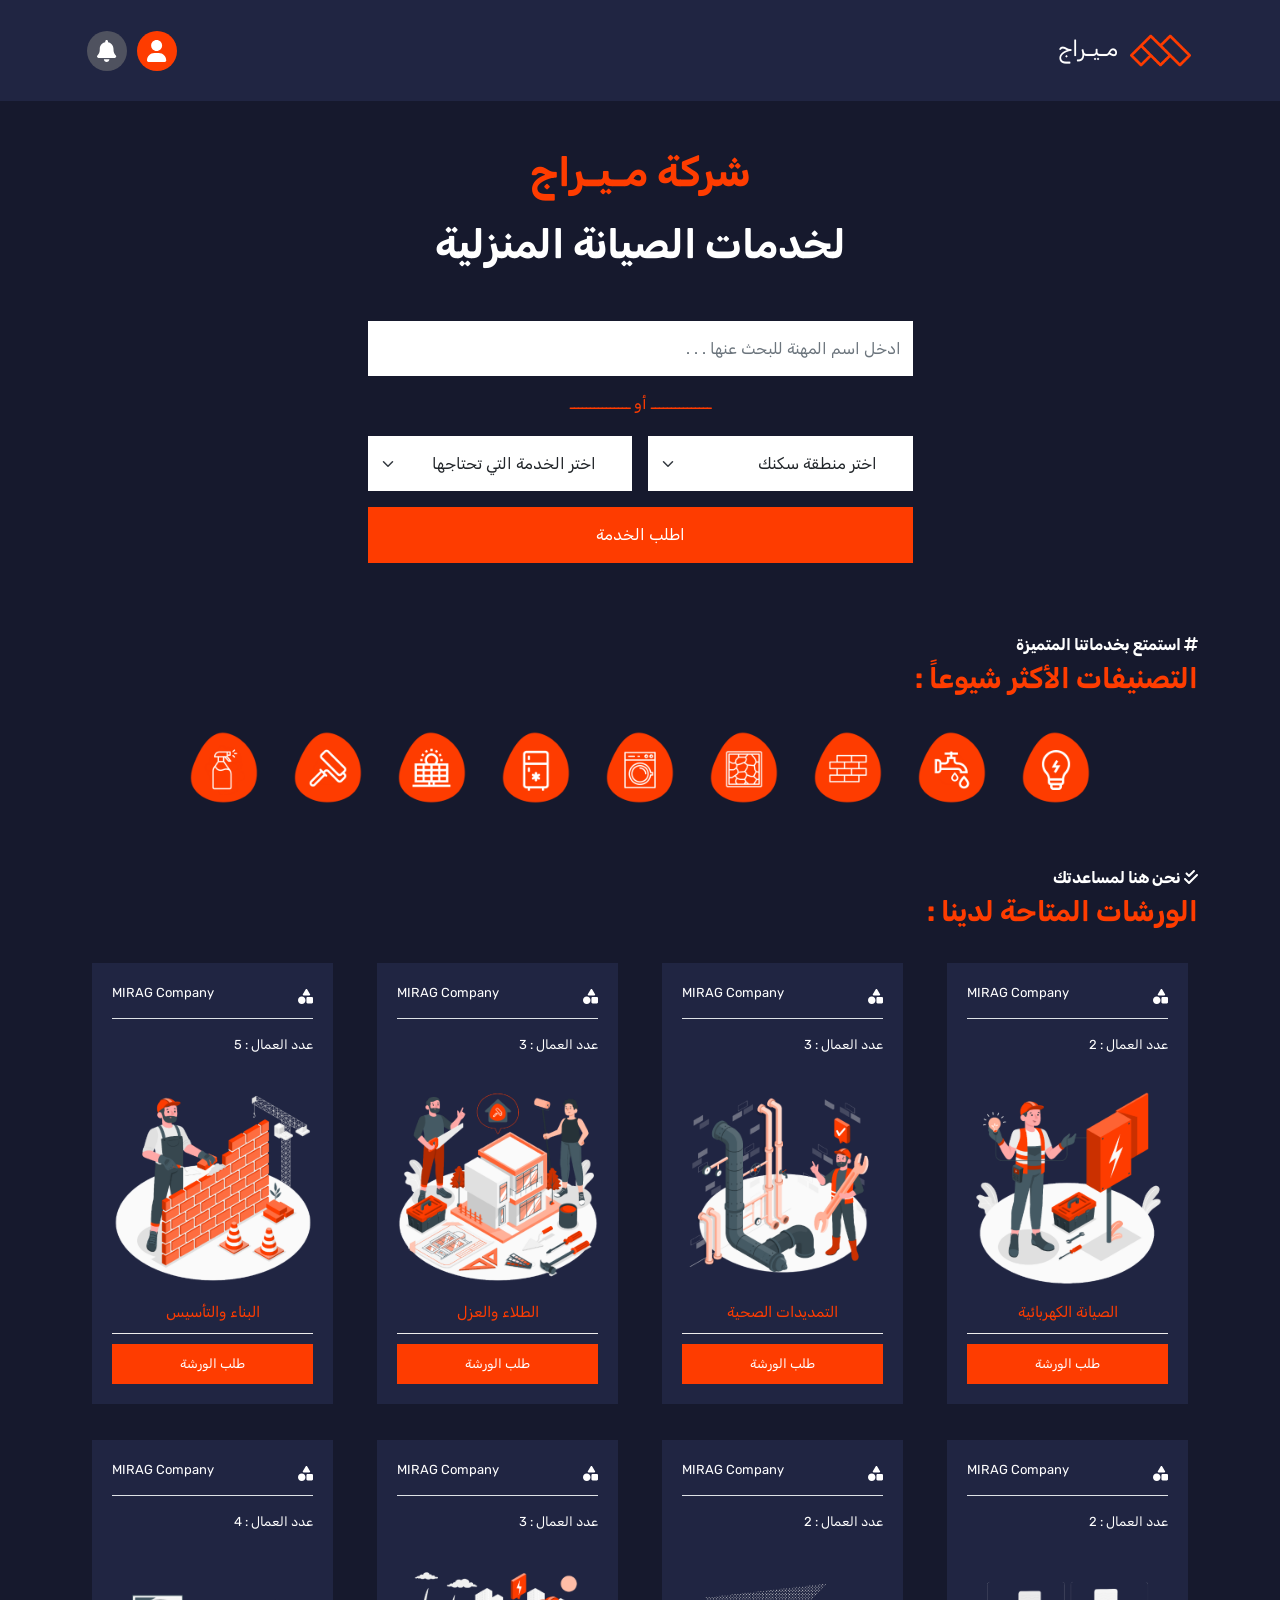
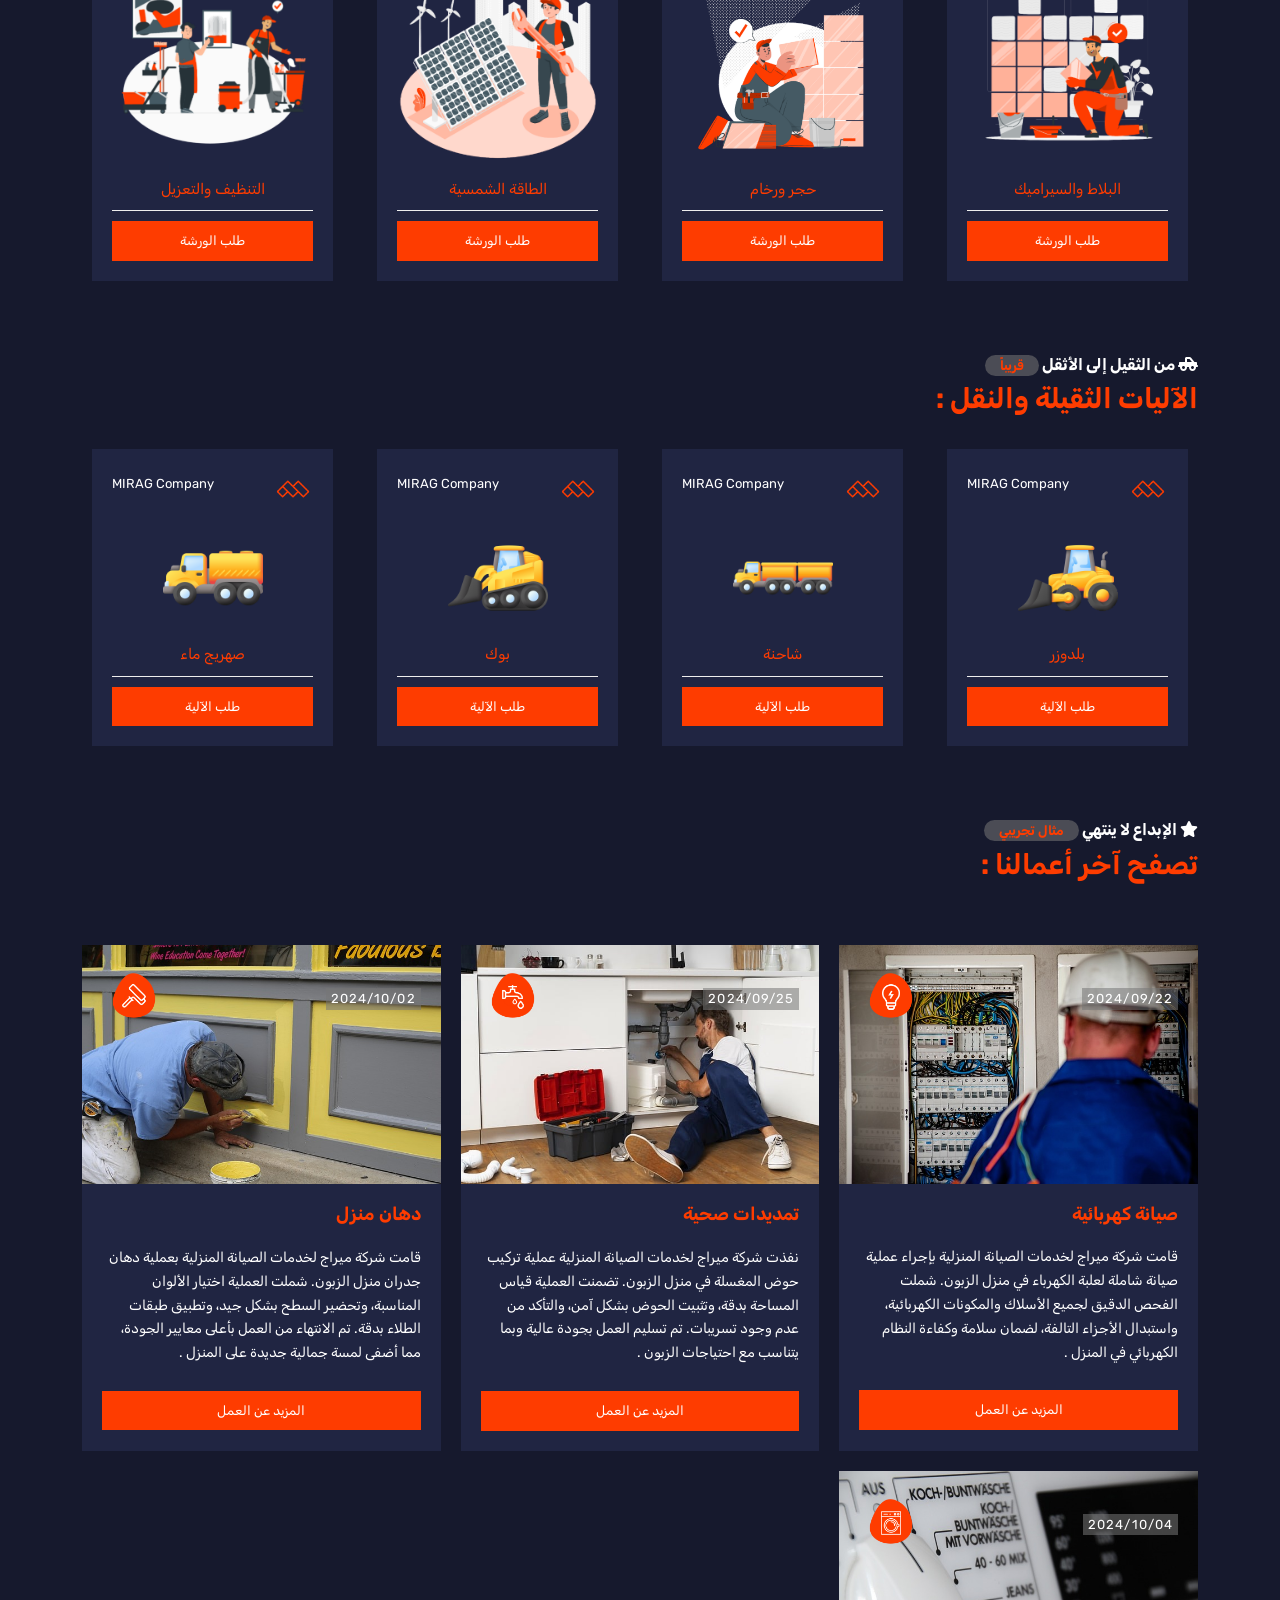
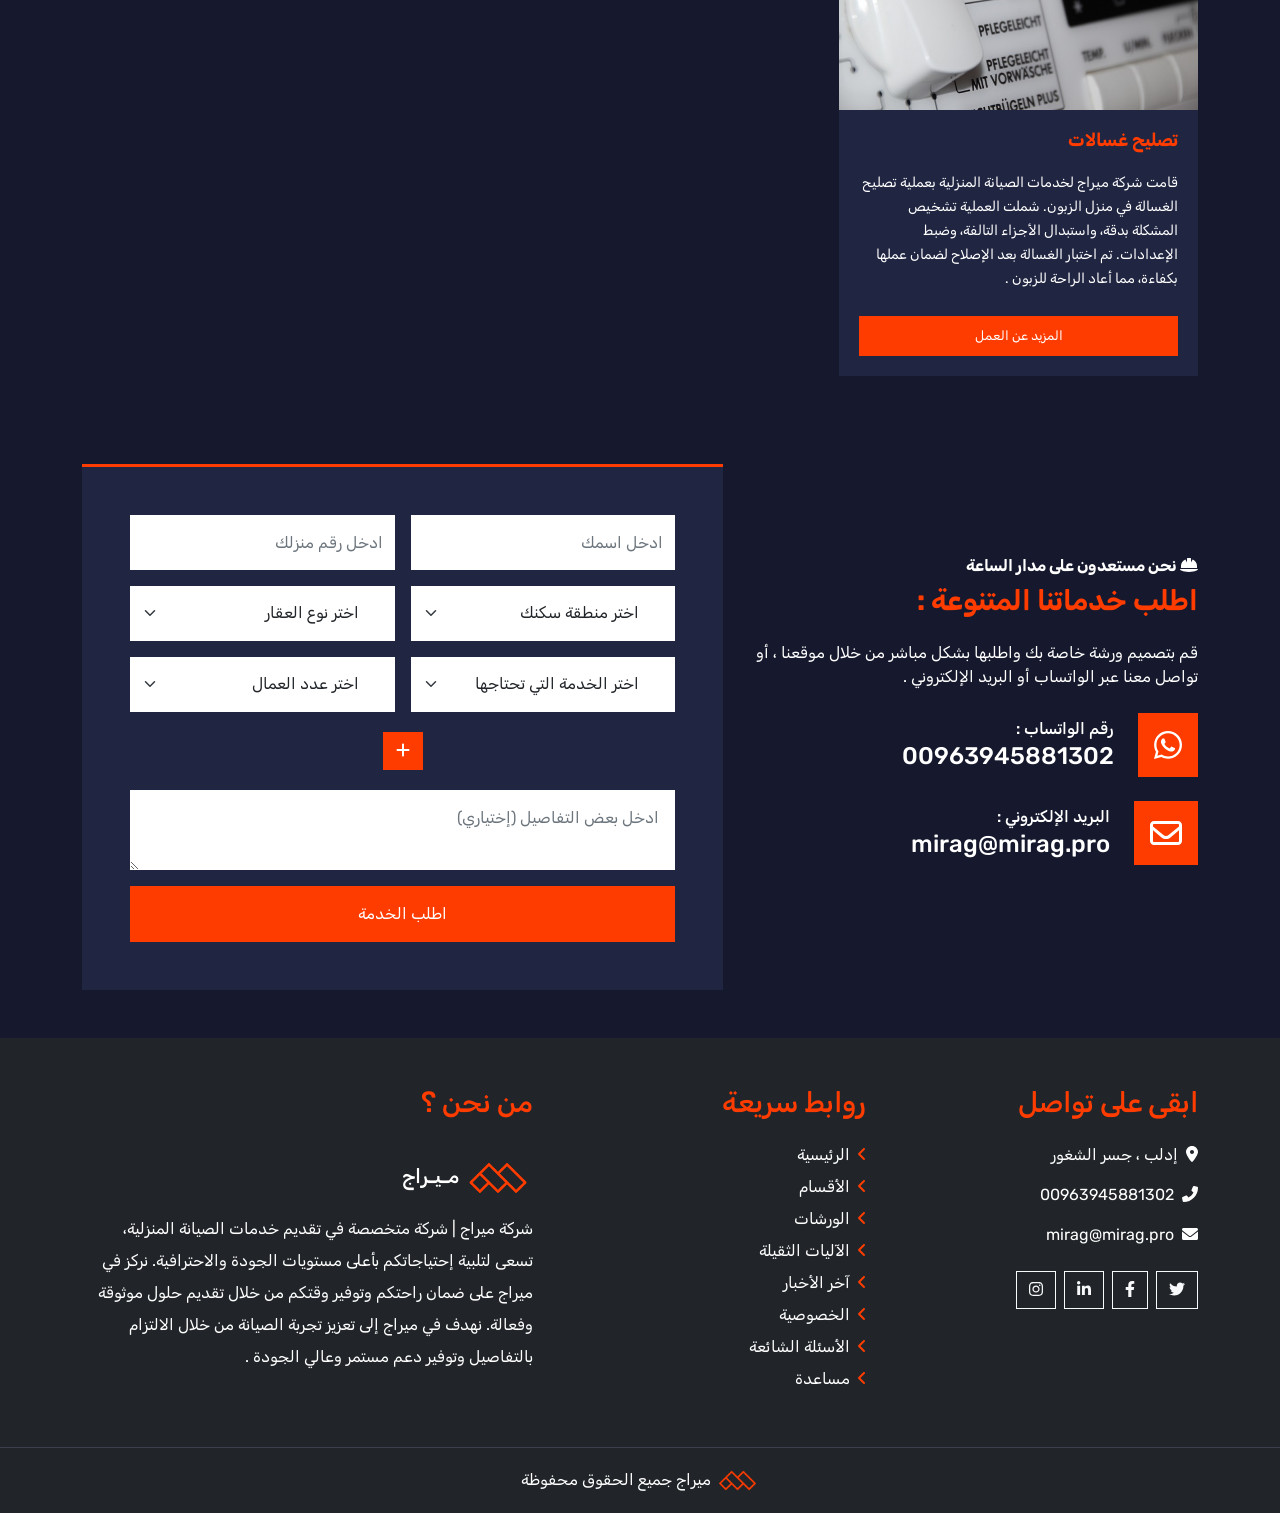
<file: index.html>
<!DOCTYPE html>
<html dir="rtl">

<head>
    <meta charset="UTF-8">
    <meta name="viewport" content="width=device-width, initial-scale=1.0">
    <title>ميراج | صفحة الخدمات الرئيسية</title>
    <!-- favicon -->
    <link rel="icon" type="image/png" href="brand/icon.png">
    <link rel="stylesheet" href="css/bootstrap.min.css" />
    <link rel="stylesheet" href="css/all.min.css" />
    <link rel="stylesheet" href="css/style.css" />
    <!-- Fonts Tybe -->
    <link rel="preconnect" href="https://fonts.googleapis.com">
    <link rel="preconnect" href="https://fonts.gstatic.com" crossorigin>
    <link href="https://fonts.googleapis.com/css2?family=Rubik:ital,wght@0,300..900;1,300..900&display=swap"
        rel="stylesheet">
</head>

<body>
    <div id="header"></div>
    <!--Start Navbar -->
    <nav class="navbar navbar-expand-lg sticky-top">
        <div class="container">
            <a class="navbar-brand d-inline m-0" href="index.html" style="font-size: 22px;">
                <img src="brand/icon.png" class="d-inline" height="75px" alt="logo-sera"> مـيـراج
            </a>
            <div class="link">
                <a class="p-2 p-lg-3 a-link bg-active" title="الملف الشخصي" aria-current="page" href="#"><i
                        class="fas fa-user"></i></a>
                <a class="p-2 p-lg-3 a-link" title="الإشعارات" aria-current="page" href="#"><i
                        class="fas fa-bell"></i></a>
            </div>
        </div>
    </nav>
    <!-- End Navbar -->
    <!-- Start Header -->
    <div class="container mb-4 mt-5">
        <div class="row justify-content-center">
            <h1 class="color-primary text-center mb-4 fw-bold">شركة مـيـراج</h1>
            <h1 class="text-white text-center fw-bold mb-1">لخدمات الصيانة المنزلية</h1>
        </div>
        <div class="row align-items-center justify-content-center">
            <div class="col-lg-7">
                <div class="text-center p-5">
                    <form>
                        <div class="row g-3">
                            <div class="col-12">
                                <input type="text" class="form-control border-0 noborder"
                                    placeholder="ادخل اسم المهنة للبحث عنها . . ." style="height: 55px;">
                            </div>
                            <div class="col-12 mb-1">
                                <p class="mb-0 mt-0 active">ـــــــــــــــ أو ـــــــــــــــ</p>
                            </div>
                            <div class="col-12 col-sm-6">
                                <select class="form-select border-0 noborder" style="height: 55px;">
                                    <option selected="">اختر منطقة سكنك</option>
                                    <option value="1">جسر الشغور</option>
                                    <option value="2">الجانودية</option>
                                    <option value="3">الشغر</option>
                                </select>
                            </div>
                            <div class="col-12 col-sm-6">
                                <select class="form-select border-0 noborder" style="height: 55px;">
                                    <option style="font-family:Rubik, sans-serif;" selected="">اختر الخدمة التي تحتاجها
                                    </option>
                                    <option value="1">الصيانة الكهربائية</option>
                                    <option value="2">التمديدات الصحية</option>
                                    <option value="3">العمارة</option>
                                    <option value="3">التبليط</option>
                                    <option value="3">الطاقة الشمسية</option>
                                    <option value="3">تصليح الغسالات</option>
                                    <option value="3">تصليح البرادات</option>
                                    <option value="3">الطلاء والعزل</option>
                                    <option value="3">التنظيف</option>
                                </select>
                            </div>
                            <div class="col-12">
                                <button class="btn btn-primary bg-active-button w-100 py-3 noborder border-0 "
                                    type="submit">اطلب الخدمة</button>
                            </div>
                        </div>
                    </form>
                </div>
            </div>
        </div>
    </div>
    <!-- End Header -->

    <!-- Start Tags -->
    <div class="container mb-5">
        <div class="row">
            <h6 class="text-white fw-bold"><i class="fas fa-hashtag"></i> استمتع بخدماتنا المتميزة
            </h6>
            <h3 class="color-primary fw-bold mb-4">التصنيفات الأكثر شيوعاً :</h3>
        </div>
        <div class="row mb-5">
            <center>
                <div class="col-md-12">
                    <div class="tags">
                        <a href="#"> <img src="icon/electric.png" alt="electric"></a>
                        <a href="#"> <img src="icon/plumber.png" alt="plumber"></a>
                        <a href="#"> <img src="icon/build.png" alt="build"></a>
                        <a href="#"><img src="icon/paved.png" alt="paved"></a>
                        <a href="#"> <img src="icon/washing.png" alt="washing"></a>
                        <a href="#"> <img src="icon/brad.png" alt="brad"></a>
                        <a href="#"> <img src="icon/sun_energy.png" alt="sun_energy"></a>
                        <a href="#"> <img src="icon/paint.png" alt="paint"></a>
                        <a href="#"> <img src="icon/clean.png" alt="clean"></a>
                    </div>
                </div>
            </center>
        </div>
    </div>
    <!-- End Tags -->
    <!-- Start Categories -->
    <section class="mb-5" id="categories">
        <div class="container">
            <div class="row">
                <h6 class="text-white fw-bold"><i class="fas fa-check-double"></i> نحن هنا لمساعدتك
                </h6>
                <h3 class="color-primary fw-bold mb-4">الورشات المتاحة لدينا :</h3>
            </div>
            <div class="row justify-content-center">

                <div class="col-lg-3 mb-3">
                    <div class="file">
                        <div class="info-button border-bottom">
                            <i class="fas fa-shapes icon-file mb-2"></i>
                            <p>MIRAG Company</p>
                        </div>
                        <p class="mt-3">عدد العمال : 2</p>
                        <div class="icon text-center">
                            <img decoding="async" src="warshat/Electrician-Mirag.png" width="200" alt="Electrician" />
                        </div>
                        <div class="name-ship">الصيانة الكهربائية</div>
                        <div class="info-between">
                            <a href="#" class="a-file">طلب الورشة</a>
                        </div>
                    </div>
                </div>

                <div class="col-lg-3 mb-3">
                    <div class="file">
                        <div class="info-button border-bottom">
                            <i class="fas fa-shapes icon-file mb-2"></i>
                            <p>MIRAG Company</p>
                        </div>
                        <p class="mt-3">عدد العمال : 3</p>
                        <div class="icon text-center">
                            <img decoding="async" src="warshat/plumber-Mirag.png" width="200" alt="plumber" />
                        </div>
                        <div class="name-ship">التمديدات الصحية</div>
                        <div class="info-between">
                            <a href="#" class="a-file">طلب الورشة</a>
                        </div>
                    </div>
                </div>
                <div class="col-lg-3 mb-3">
                    <div class="file">
                        <div class="info-button border-bottom">
                            <i class="fas fa-shapes icon-file mb-2"></i>
                            <p>MIRAG Company</p>
                        </div>
                        <p class="mt-3">عدد العمال : 3</p>
                        <div class="icon text-center">
                            <img decoding="async" src="warshat/painting-Mirag.png" width="200" alt="painting" />
                        </div>
                        <div class="name-ship">الطلاء والعزل</div>
                        <div class="info-between">
                            <a href="#" class="a-file">طلب الورشة</a>
                        </div>
                    </div>
                </div>
                <div class="col-lg-3 mb-3">
                    <div class="file">
                        <div class="info-button border-bottom">
                            <i class="fas fa-shapes icon-file mb-2"></i>
                            <p>MIRAG Company</p>
                        </div>
                        <p class="mt-3">عدد العمال : 5</p>
                        <div class="icon text-center">
                            <img decoding="async" src="warshat/building-Mirag.png" width="200" alt="building" />
                        </div>
                        <div class="name-ship">البناء والتأسيس</div>
                        <div class="info-between">
                            <a href="#" class="a-file">طلب الورشة</a>
                        </div>
                    </div>
                </div>
                <div class="col-lg-3 mb-3">
                    <div class="file">
                        <div class="info-button border-bottom">
                            <i class="fas fa-shapes icon-file mb-2"></i>
                            <p>MIRAG Company</p>
                        </div>
                        <p class="mt-3">عدد العمال : 2</p>
                        <div class="icon text-center">
                            <img decoding="async" src="warshat/Tileder-Mirag.png" width="200" alt="Tileder-Mirag" />
                        </div>
                        <div class="name-ship">البلاط والسيراميك</div>
                        <div class="info-between">
                            <a href="#" class="a-file">طلب الورشة</a>
                        </div>
                    </div>
                </div>
                <div class="col-lg-3 mb-3">
                    <div class="file">
                        <div class="info-button border-bottom">
                            <i class="fas fa-shapes icon-file mb-2"></i>
                            <p>MIRAG Company</p>
                        </div>
                        <p class="mt-3">عدد العمال : 2</p>
                        <div class="icon text-center">
                            <img decoding="async" src="warshat/rock-Mirag.png" width="200" alt="Tileder-Mirag" />
                        </div>
                        <div class="name-ship">حجر ورخام</div>
                        <div class="info-between">
                            <a href="#" class="a-file">طلب الورشة</a>
                        </div>
                    </div>
                </div>
                <div class="col-lg-3 mb-3">
                    <div class="file">
                        <div class="info-button border-bottom">
                            <i class="fas fa-shapes icon-file mb-2"></i>
                            <p>MIRAG Company</p>
                        </div>
                        <p class="mt-3">عدد العمال : 3</p>
                        <div class="icon text-center">
                            <img decoding="async" src="warshat/sun-energy-Mirag.png" width="200"
                                alt="sun-energy-Mirag" />
                        </div>
                        <div class="name-ship">الطاقة الشمسية</div>
                        <div class="info-between">
                            <a href="#" class="a-file">طلب الورشة</a>
                        </div>
                    </div>
                </div>
                <div class="col-lg-3 mb-3">
                    <div class="file">
                        <div class="info-button border-bottom">
                            <i class="fas fa-shapes icon-file mb-2"></i>
                            <p>MIRAG Company</p>
                        </div>
                        <p class="mt-3">عدد العمال : 4</p>
                        <div class="icon text-center">
                            <img decoding="async" src="warshat/clean-Mirag.png" width="200" alt="clean-Mirag" />
                        </div>
                        <div class="name-ship">التنظيف والتعزيل</div>
                        <div class="info-between">
                            <a href="#" class="a-file">طلب الورشة</a>
                        </div>
                    </div>
                </div>
            </div>
        </div>
    </section>
    <!-- End Categories -->

    <!-- Start Bulldozer -->
    <section class="mb-5" id="categories">
        <div class="container">
            <div class="row">
                <h6 class="text-white fw-bold"><i class="fas fa-truck-pickup"></i> من الثقيل إلى الأثقل <span
                        class="soon">قريباً</span>
                </h6>
                <h3 class="color-primary fw-bold mb-4">الآليات الثقيلة والنقل :</h3>
            </div>
            <div class="row justify-content-center">
                <div class="col-lg-3 mb-3">
                    <div class="file">
                        <div class="info-button border-0">
                            <img class="mb-1" decoding="async" src="brand/icon.png" width="40" alt="logo" />
                            <p>MIRAG Company</p>
                        </div>
                        <div class="icon text-center">
                            <img decoding="async" src="imgs/wheel-bulldozer.png" width="100" alt="wheel-bulldozer" />
                        </div>
                        <div class="name-ship">بلدوزر</div>
                        <div class="info-between">
                            <a href="#" class="a-file">طلب الآلية</a>
                        </div>
                    </div>
                </div>
                <div class="col-lg-3 mb-3">
                    <div class="file">
                        <div class="info-button border-0">
                            <img class="mb-1" decoding="async" src="brand/icon.png" width="40" alt="logo" />
                            <p>MIRAG Company</p>
                        </div>
                        <div class="icon text-center">
                            <img decoding="async" src="imgs/transfer-dump-truck.png" width="100"
                                alt="transfer-dump-truck" />
                        </div>
                        <div class="name-ship">شاحنة</div>
                        <div class="info-between">
                            <a href="#" class="a-file">طلب الآلية</a>
                        </div>
                    </div>
                </div>
                <div class="col-lg-3 mb-3">
                    <div class="file">
                        <div class="info-button border-0">
                            <img class="mb-1" decoding="async" src="brand/icon.png" width="40" alt="logo" />
                            <p>MIRAG Company</p>
                        </div>
                        <div class="icon text-center">
                            <img decoding="async" src="imgs/track-loader.png" width="100" alt="track-loader" />
                        </div>
                        <div class="name-ship">بوك</div>
                        <div class="info-between">
                            <a href="#" class="a-file">طلب الآلية</a>
                        </div>
                    </div>
                </div>
                <div class="col-lg-3 mb-3">
                    <div class="file">
                        <div class="info-button border-0">
                            <img class="mb-1" decoding="async" src="brand/icon.png" width="40" alt="logo" />
                            <p>MIRAG Company</p>
                        </div>
                        <div class="icon text-center">
                            <img decoding="async" src="imgs/fuel-truck.png" width="100" alt="fuel-truck" />
                        </div>
                        <div class="name-ship">صهريج ماء</div>
                        <div class="info-between">
                            <a href="#" class="a-file">طلب الآلية</a>
                        </div>
                    </div>
                </div>
            </div>
        </div>
    </section>
    <!-- End Bulldozer -->

    <!-- Start Last Works -->
    <section class="" id="last-works">
        <div class="container">
            <div class="row">
                <h6 class="text-white fw-bold"><i class="fas fa-star"></i> الإبداع لا ينتهي <span class="soon">مثال
                        تجريبي</span>
                </h6>
                <h3 class="color-primary fw-bold mb-4">تصفح آخر أعمالنا :</h3>
            </div>
            <div class="row justify-content-center">
                <div class="courses-page">
                    <!-- Start Artical Work -->
                    <div class="course">
                        <a href="#"><img class="cover" src="imgs/blog-1.jpg" alt="صورة ضمن العمل" /></a>
                        <a href="#"><img class="instructor" src="icon/electric.png" alt="electric" /></a>
                        <p class="instructor2">2024/09/22</p>
                        <div class="info-product">

                            <h4 class="name-product">صيانة كهربائية</h4>
                            <p class="description-product">
                                قامت شركة ميراج لخدمات الصيانة المنزلية بإجراء عملية صيانة شاملة لعلبة الكهرباء في منزل
                                الزبون. شملت الفحص الدقيق لجميع الأسلاك والمكونات الكهربائية، واستبدال الأجزاء التالفة،
                                لضمان سلامة وكفاءة النظام الكهربائي في المنزل .
                            </p>
                        </div>
                        <div class="info-between">
                            <a href="product.html" class="a-file">المزيد عن العمل</a>
                        </div>
                    </div>
                    <!-- End Artical Work -->
                    <!-- Start Artical Work -->
                    <div class="course">
                        <a href="#"><img class="cover" src="imgs/blog-2.jpg" alt="صورة ضمن العمل" /></a>
                        <a href="#"><img class="instructor" src="icon/plumber.png" alt="plumber" /></a>
                        <p class="instructor2">2024/09/25</p>
                        <div class="info-product">
                            <h4 class="name-product">تمديدات صحية</h4>
                            <p class="description-product">
                                نفذت شركة ميراج لخدمات الصيانة المنزلية عملية تركيب حوض المغسلة في منزل الزبون. تضمنت
                                العملية قياس المساحة بدقة، وتثبيت الحوض بشكل آمن، والتأكد من عدم وجود تسريبات. تم تسليم
                                العمل بجودة عالية وبما يتناسب مع احتياجات الزبون .
                            </p>
                        </div>
                        <div class="info-between">
                            <a href="product.html" class="a-file">المزيد عن العمل</a>
                        </div>
                    </div>
                    <!-- End Artical Work -->
                    <!-- Start Artical Work -->
                    <div class="course">
                        <a href="#"><img class="cover" src="imgs/blog-3.jpg" alt="صورة ضمن العمل" /></a>
                        <a href="#"><img class="instructor" src="icon/paint.png" alt="paint" /></a>
                        <p class="instructor2">2024/10/02</p>
                        <div class="info-product">
                            <h4 class="name-product">دهان منزل</h4>
                            <p class="description-product">
                                قامت شركة ميراج لخدمات الصيانة المنزلية بعملية دهان جدران منزل الزبون. شملت العملية
                                اختيار الألوان المناسبة، وتحضير السطح بشكل جيد، وتطبيق طبقات الطلاء بدقة. تم الانتهاء من
                                العمل بأعلى معايير الجودة، مما أضفى لمسة جمالية جديدة على المنزل .
                            </p>
                        </div>
                        <div class="info-between">
                            <a href="product.html" class="a-file">المزيد عن العمل</a>
                        </div>
                    </div>
                    <!-- End Artical Work -->
                    <!-- Start Artical Work -->
                    <div class="course">
                        <a href="#"><img class="cover" src="imgs/blog-4.jpg" alt="صورة ضمن العمل" /></a>
                        <a href="#"><img class="instructor" src="icon/washing.png" alt="washing" /></a>
                        <p class="instructor2">2024/10/04</p>
                        <div class="info-product">
                            <h4 class="name-product">تصليح غسالات</h4>
                            <p class="description-product">
                                قامت شركة ميراج لخدمات الصيانة المنزلية بعملية تصليح الغسالة في منزل الزبون. شملت
                                العملية تشخيص المشكلة بدقة، واستبدال الأجزاء التالفة، وضبط الإعدادات. تم اختبار الغسالة
                                بعد الإصلاح لضمان عملها بكفاءة، مما أعاد الراحة للزبون .
                            </p>
                        </div>
                        <div class="info-between">
                            <a href="product.html" class="a-file">المزيد عن العمل</a>
                        </div>
                    </div>
                    <!-- End Artical Work -->
                </div>
            </div>
        </div>
    </section>
    <!-- End Last Works -->
    <!-- Start Contact -->
    <div class="container-xxl mb-5">
        <div class="container">
            <div class="row  align-items-center">
                <div class="col-lg-5 mb-2">
                    <h6 class="text-white fw-bold"><i class="fa-solid fa-helmet-safety"></i> نحن مستعدون على
                        مدار الساعة
                    </h6>
                    <h3 class="color-primary fw-bold mb-4">اطلب خدماتنا المتنوعة :</h3>

                    <p class="text-white mb-4">
                        قم بتصميم ورشة خاصة بك واطلبها بشكل مباشر من خلال موقعنا ، أو
                        تواصل معنا عبر الواتساب أو البريد الإلكتروني .</p>
                    <div class="d-flex align-items-center mb-4">
                        <i class="fa-brands fa-whatsapp p-3 fa-2x  bg-active text-white"></i>
                        <div style="padding-right: 1.5rem !important;">
                            <h6 class="text-white mb-1">رقم الواتساب :</h6>
                            <h4 class="text-white m-0" style="text-align: right;">00963945881302</h4>
                        </div>
                    </div>
                    <div class="d-flex align-items-center mb-4">
                        <i class="fa-regular fa-envelope p-3 fa-2x  bg-active text-white"></i>
                        <div style="padding-right: 1.5rem !important;">
                            <h6 class="text-white mb-1">البريد الإلكتروني :</h6>
                            <h4 class="text-white m-0" style="text-align: right;">mirag@mirag.pro</h4>
                        </div>
                    </div>
                </div>
                <div class="col-lg-7">
                    <div class="bg-primary text-center p-5" style="border-top: 3px solid var(--second-color);">
                        <form>
                            <div class="row g-3">
                                <div class="col-12 col-sm-6">
                                    <input type="text" class="form-control border-0 noborder" placeholder="ادخل اسمك"
                                        style="height: 55px;">
                                </div>
                                <div class="col-12 col-sm-6">
                                    <input type="text" class="form-control border-0 noborder"
                                        placeholder="ادخل رقم منزلك" style="height: 55px; ">
                                </div>
                                <div class="col-12 col-sm-6">
                                    <select class="form-select border-0 noborder" style="height: 55px;">
                                        <option selected="">اختر منطقة سكنك</option>
                                        <option value="1">جسر الشغور</option>
                                        <option value="2">الجانودية</option>
                                        <option value="3">الشغر</option>
                                    </select>
                                </div>
                                <div class="col-12 col-sm-6">
                                    <select class="form-select border-0 noborder" style="height: 55px;">
                                        <option selected="">اختر نوع العقار</option>
                                        <option value="1">منزل</option>
                                        <option value="2">دكان</option>
                                        <option value="3">بناء</option>
                                        <option value="4">شركة</option>
                                        <option value="5">مصنع</option>
                                    </select>
                                </div>
                                <div class="col-12 col-sm-6">
                                    <select class="form-select border-0 noborder" style="height: 55px;">
                                        <option selected="">اختر الخدمة التي تحتاجها</option>
                                        <option value="1">الصيانة الكهربائية</option>
                                        <option value="2">التمديدات الصحية</option>
                                        <option value="3">العمارة</option>
                                        <option value="3">التبليط</option>
                                        <option value="3">الطاقة الشمسية</option>
                                        <option value="3">تصليح الغسالات</option>
                                        <option value="3">تصليح البرادات</option>
                                        <option value="3">الطلاء والعزل</option>
                                        <option value="3">التنظيف</option>
                                    </select>
                                </div>
                                <div class="col-12 col-sm-6">
                                    <select class="form-select border-0 noborder" style="height: 55px;">
                                        <option selected="">اختر عدد العمال</option>
                                        <option value="1">1</option>
                                        <option value="2">2</option>
                                        <option value="3">3</option>
                                        <option value="4">4</option>
                                        <option value="5">5</option>
                                    </select>
                                </div>
                                <center>
                                    <a onclick="addRow(); return false"
                                        class="btn bg-active-button mt-1 mb-1 noborder"><i
                                            class="fas fa-plus text-white"></i></a>
                                </center>
                                <div id="inRows" class="column m-0">
                                </div>
                                <div class="col-12">
                                    <textarea class="form-control border-0 noborder p-3"
                                        placeholder="ادخل بعض التفاصيل (إختياري)"></textarea>
                                </div>
                                <div class="col-12">
                                    <button class="btn btn-primary bg-active w-100 py-3 noborder border-0 "
                                        type="submit">اطلب الخدمة</button>
                                </div>
                            </div>
                        </form>
                    </div>
                </div>
            </div>
        </div>
    </div>
    <!-- End Contact -->
    <!-- Start Footer -->
    <div class="container-fluid bg-dark text-white mt-5 px-sm-3 px-md-5">
        <div class="container">
            <div class="row pt-5">
                <div class="col-lg-7 col-md-6">
                    <div class="row">
                        <div class="col-md-6 m mb-5">
                            <h3 class="active mb-4">ابقى على تواصل</h3>
                            <p><i class="fa fa-map-marker-alt ml-2"></i>إدلب ، جسر الشغور</p>
                            <p><i class="fa fa-phone-alt ml-2"></i>00963945881302</p>
                            <p><i class="fa fa-envelope ml-2"></i>mirag@mirag.pro</p>
                            <div class="d-flex justify-content-start mt-4">
                                <a class="btn btn-outline-light btn-social ml-2 noborder" href="#"><i
                                        class="fab fa-twitter"></i></a>
                                <a class="btn btn-outline-light btn-social ml-2 noborder" href="#"><i
                                        class="fab fa-facebook-f"></i></a>
                                <a class="btn btn-outline-light btn-social ml-2 noborder" href="#"><i
                                        class="fab fa-linkedin-in"></i></a>
                                <a class="btn btn-outline-light btn-social noborder" href="#"><i
                                        class="fab fa-instagram"></i></a>
                            </div>
                        </div>
                        <div class="col-md-6 mb-5">
                            <h3 class="active mb-4">روابط سريعة</h3>
                            <div class="d-flex flex-column justify-content-start">
                                <a class="text-white mb-2" href="#"><i
                                        class="fa fa-angle-left ml-2 active"></i>الرئيسية</a>
                                <a class="text-white mb-2" href="#"><i
                                        class="fa fa-angle-left ml-2 active"></i>الأقسام</a>
                                <a class="text-white mb-2" href="#"><i
                                        class="fa fa-angle-left ml-2 active"></i>الورشات</a>
                                <a class="text-white mb-2" href="#"><i class="fa fa-angle-left ml-2 active"></i>الآليات
                                    الثقيلة</a>
                                <a class="text-white mb-2" href="#"><i class="fa fa-angle-left ml-2 active"></i>آخر
                                    الأخبار</a>
                                <a class="text-white mb-2" href="#"><i
                                        class="fa fa-angle-left ml-2 active"></i>الخصوصية</a>
                                <a class="text-white mb-2" href="#"><i class="fa fa-angle-left ml-2 active"></i>الأسئلة
                                    الشائعة</a>
                                <a class="text-white mb-2" href="#"><i
                                        class="fa fa-angle-left ml-2 active"></i>مساعدة</a>
                            </div>
                        </div>
                    </div>
                </div>
                <div class="col-lg-5 col-md-6 ">
                    <h3 class="active mb-4">من نحن ؟</h3>
                    <div class="w-100">
                        <img src="brand/icon.png" width="70" alt="logo"> <span class="h5">مـيـراج</span>
                    </div>
                    <p class="lh-lg">شركة ميراج | شركة متخصصة في تقديم خدمات الصيانة المنزلية، تسعى لتلبية إحتياجاتكم
                        بأعلى
                        مستويات الجودة والاحترافية. نركز في ميراج على ضمان راحتكم وتوفير وقتكم من خلال تقديم حلول موثوقة
                        وفعالة. نهدف
                        في ميراج إلى تعزيز تجربة الصيانة من خلال الالتزام بالتفاصيل وتوفير دعم مستمر وعالي الجودة .</p>
                </div>
            </div>
        </div>
    </div>
    <div class="container-fluid bg-dark"
        style="border-top:1px solid #3E3E4E !important;padding-bottom: 10px;padding-top: 10px;">
        <div class="row justify-content-center">
            <p class="m-0 text-white text-center"><a href="#"><img src="brand/icon.png" width="45" alt="icon">
                    ميراج</a> جميع
                الحقوق محفوظة
            </p>
        </div>
    </div>
    <!-- End Footer -->
    <!-- Start Loader & Back To Top -->
    <div id="preloader"></div>
    <a href="#" class="call-whatsapp"><i class="fab fa-whatsapp"></i></a>
    <a href="#header" class="back-to-top">
        <i class="fas fa-arrow-up"></i></a>
    <!-- End Loader & Back To Top -->
</body>
<script src="js/main.js"></script>
<script src="js/input.js"></script>
<script src="js/bootstrap.bundle.min.js"></script>
<script src="js/all.min.js"></script>

</html>
</file>
<file: css/style.css>
:root {
  --primary-color: #202542 !important;
  --second-color: #fe3c00 !important;
  --wallper-color: #16192d !important;
  --main-transition: 0.3s !important;
  --second-white: #f7f7f7 !important;
}
::selection {
  background-color: var(--second-color);
  color: #fff;
}
a,
a:hover {
  text-decoration: none;
  color: #fff;
}
.noborder {
  border-radius: 0 !important;
}
.nobox {
  box-shadow: none !important;
}
.color-primary {
  color: var(--second-color) !important;
}
.bg-primary {
  background-color: var(--primary-color) !important;
}
.bg-secondry {
  background-color: var(--wallper-color) !important;
}
.bg-active {
  background-color: var(--second-color) !important;
}
.bg-active-button {
  background-color: var(--second-color) !important;
  transition: var(--main-transition);
}
.bg-active-button:hover {
  background-color: #b32a00 !important;
}
.bg-danger {
  color: #fff;
  background-color: #c90101 !important;
}
.bg-danger:hover {
  color: #fff;
  background-color: #9e0707 !important;
}
.ml-2 {
  margin-left: 0.5rem !important;
}
body {
  font-family: "Rubik", sans-serif;
  background-color: var(--wallper-color);
}
/* Start back-to-top */
.back-to-top {
  display: flex;
  align-items: center;
  justify-content: center;
  position: fixed;
  visibility: hidden;
  opacity: 0;
  left: 15px;
  bottom: 15px;
  z-index: 996;
  background: var(--second-color);
  width: 40px;
  height: 40px;
  border-radius: 0;
  transition: all 0.4s;
  color: var(--second-white) !important;
  animation: action 1s infinite alternate;
}

.back-to-top i {
  font-size: 20px;
  color: #fff !important;
  line-height: 0;
}
.back-to-top:hover {
  background-color: #ff6333;
}
.actived {
  visibility: visible;
  opacity: 1;
  color: #fff;
}

.datepicker-dropdown {
  padding: 20px !important;
}
@keyframes action {
  0% {
    transform: translateY(0);
  }
  100% {
    transform: translateY(-15px);
  }
}

/* End back to top */

/* Start Preloader */
#preloader {
  position: fixed;
  top: 0;
  left: 0;
  right: 0;
  bottom: 0;
  z-index: 9999;
  overflow: hidden;
  background: var(--wallper-color);
}

#preloader:before {
  content: "";
  position: fixed;
  top: calc(50% - 30px);
  left: calc(50% - 30px);
  border: 6px solid var(--primary-color);
  border-top-color: var(--second-color);
  border-radius: 50%;
  width: 60px;
  height: 60px;
  -webkit-animation: animate-preloader 1s linear infinite;
  animation: animate-preloader 1s linear infinite;
}

@-webkit-keyframes animate-preloader {
  0% {
    transform: rotate(0deg);
  }
  100% {
    transform: rotate(360deg);
  }
}

@keyframes animate-preloader {
  0% {
    transform: rotate(0deg);
  }
  100% {
    transform: rotate(360deg);
  }
}
/* End Preloader */
/* Start Whatsapp */
.call-whatsapp {
  display: flex;
  align-items: center;
  justify-content: center;
}
.call-whatsapp {
  position: fixed;
  visibility: hidden;
  opacity: 0;
  right: 15px;
  bottom: 15px;
  z-index: 996;
  background: #075e54;
  width: 40px;
  height: 40px;
  border-radius: 100%;
  transition: all 0.4s;
  color: #fff !important;
}

.call-whatsapp i {
  font-size: 25px;
  color: #fff !important;
  line-height: 0;
}

.call-whatsapp:hover {
  background: #128c7e;
  color: #fff !important;
}
.actived {
  visibility: visible;
  opacity: 1;
  color: #fff !important;
}

.datepicker-dropdown {
  padding: 20px !important;
}
@keyframes action {
  0% {
    transform: translateY(0);
  }
  100% {
    transform: translateY(-15px);
  }
}

/* End Whatsapp */
/* Start Navbar */
.navbar {
  margin-top: 0 !important;
  background-color: var(--primary-color);
}
.active {
  color: var(--second-color) !important;
}
.soon {
  background-color: #7777778c;
  color: var(--second-color);
  font-size: 13px;
  padding: 3px 15px 3px 15px;
  border-radius: 50px;
}
.navbar .link {
  display: flex;
  align-items: center;
  justify-content: space-between;
  font-size: 22px;
}
.navbar .link .a-link {
  color: #fff;
  transition: var(--main-transition);
  background-color: #7777778c;
  margin: 0 5px 0 5px;
  width: 40px;
  height: 40px;
  border-radius: 100%;
  position: relative;
  display: flex;
  align-items: center;
  justify-content: center;
  -webkit-tap-highlight-color: rgba(0, 0, 0, 0);
  touch-action: manipulation;
  border: none;
  outline: none;
}

.navbar .link .a-link:hover {
  background-color: var(--second-color);
  color: #fff;
}

/* End Navbar */

/* Start Tags */

.tags a img {
  margin: auto;
  width: 100px;
  transition: var(--main-transition);
}
.tags a img:hover {
  transform: rotate(13deg);
}
/* End Tags */
/* Start Categories */

.file {
  background-color: var(--primary-color);
  padding: 20px;
  border-radius: 0;
  margin: 10px;
}

.file .icon img {
  margin-top: 15px;
  margin-bottom: 15px;
}

.file .icon-file {
  color: #fff;
}
.file:hover .icon-file {
  color: var(--second-color);
}
.file:hover .info-button p {
  color: #fff;
}
.file .name-ship {
  text-align: center;
  margin-bottom: 10px;
  font-size: 15px;
  color: var(--second-color);
}
.file p {
  color: #fff;
  font-size: 13px;
}
.file .info-between {
  display: flex;
  align-items: center;
  text-align: center;
  margin-top: 10px;
  padding-top: 10px;
  font-size: 13px;
  color: var(--primary-color);
  border-top: 1px solid #eee;
}

.file .a-file {
  background-color: var(--second-color);
  color: #fff;
  padding: 10px;
  border-radius: 0;
  transition: 0.2s;
  width: 100%;
}
.file .a-file:hover {
  background-color: #b32a00;
}
.file .info-button {
  display: flex;
  align-items: center;
  justify-content: space-between;
  font-size: 15px;
  border-bottom: 1px solid #eee;
}
.info-one-proudct {
  padding-top: 20px;
  display: flex;
  align-items: center;
  justify-content: space-between;
  border-top: 5px dashed #eee;
}

/* End Categories */

/* Strat Last Works */
.courses-page {
  grid-template-columns: repeat(auto-fill, minmax(300px, 1fr));
  margin: 40px;
  gap: 20px;
  display: grid;
  padding-bottom: 3rem !important;
}
.courses-page .course {
  overflow: hidden;
  background-color: var(--primary-color);
  position: relative;
}
.courses-page .course .cover {
  max-width: 100%;
}

.courses-page .course:hover .instructor2 {
  background-color: var(--second-color);
}
.courses-page .course .instructor {
  position: absolute;
  width: 64px;
  height: 64px;
  top: 20px;
  left: 20px;
  transition: 0.2s;
}
.courses-page .course .instructor2 {
  position: absolute;
  padding: 1px 5px 1px 5px;
  top: 43px;
  right: 20px;
  transition: 0.2s;
  background-color: #7777778c;
  color: #fff;
  font-size: 13px;
  letter-spacing: 1.1px;
}
.courses-page .course .info-product {
  padding: 20px 20px 0 20px !important;
}
.courses-page .course .name-product {
  font-size: 18px;
  color: var(--second-color);
  margin: 0 !important;
  font-weight: 700;
  padding-bottom: 5px !important;
}
.courses-page .course .description-product {
  font-size: 14px;
  color: #fff;
  margin-top: 15px;
  line-height: 1.7;
}
.courses-page .course .info-between {
  display: flex;
  align-items: center;
  text-align: center;
  margin: 10px;
  padding: 10px;
  font-size: 13px;
  color: var(--second-color);
}
.courses-page .course .info-between .a-file {
  background-color: var(--second-color);
  color: #fff;
  padding: 10px;
  border-radius: 0;
  transition: 0.2s;
  width: 100%;
}
.courses-page .course .info-between .a-file:hover {
  background-color: #b32a00;
}
.courses-page .course .info-product .category-name {
  position: absolute;
  top: 20px;
  right: -20px;
  transform: translateX(-50%);
  font-size: 13px;
  background-color: var(--second-color);
  padding: 5px 15px 5px 15px;
  color: #fff;
}
/* End Last Works */
</file>
